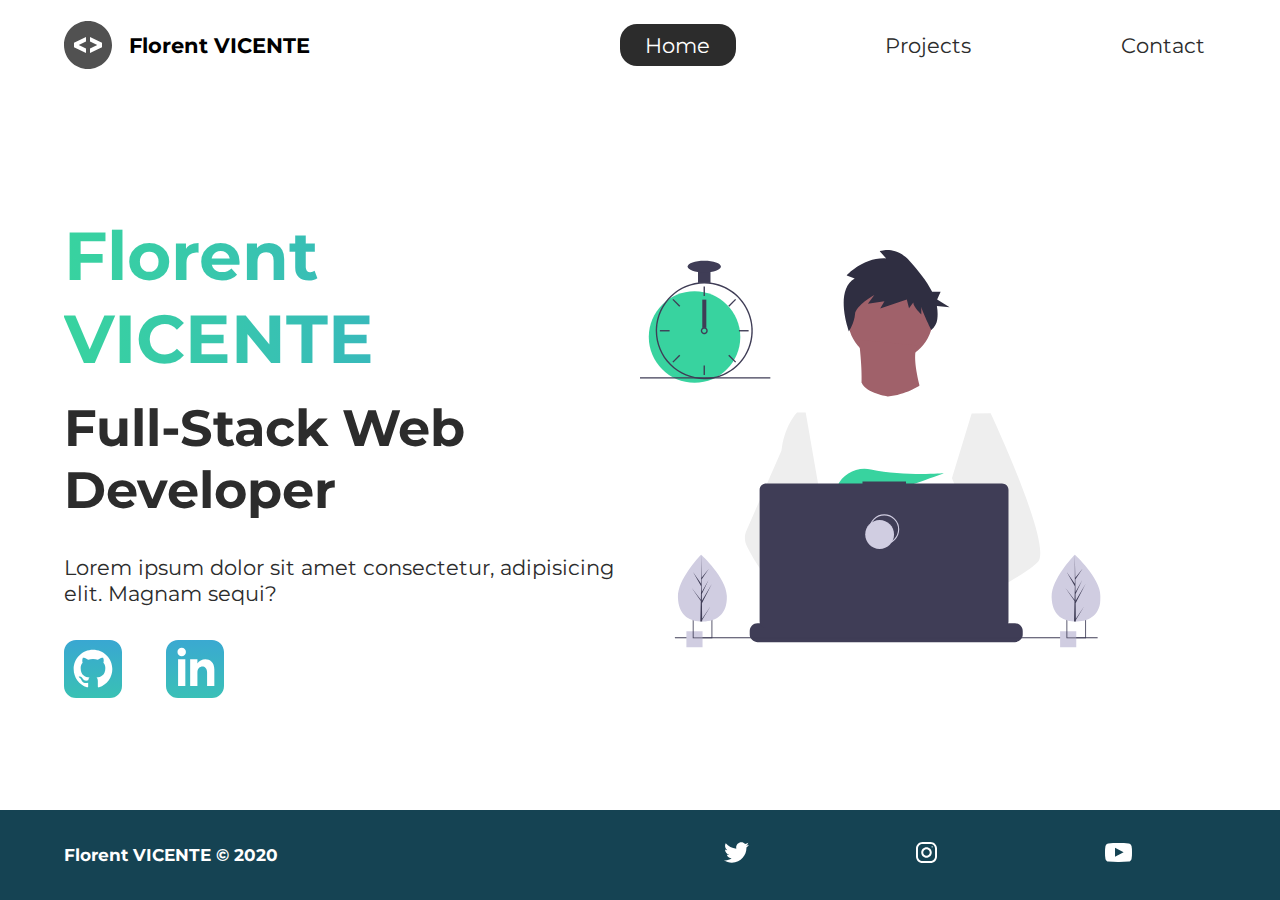
<file: index.html>
<!DOCTYPE html>
<html lang="en">

<head>
  <meta charset="UTF-8">
  <meta name="viewport" content="width=device-width, initial-scale=1.0">
  <meta name="description"
    content="Florent VICENTE est un web developper full stack spécialisé en technologies Javascript comme React et NodeJs ">
  <meta name="robots" content="index, follow">
  <link href="https://fonts.googleapis.com/css2?family=Montserrat:wght@400;500&display=swap" rel="stylesheet">
  <link rel="stylesheet" href="styles/style.css">
  <title>Florent VICENTE | Web Developper</title>
</head>

<body>
  <header class="main-head">
    <nav>
      <div class="logo">
        <img src="icons/code.svg" alt="logo">
        <h1>Florent VICENTE</h1>
      </div>
      <ul>
        <li><a class="active" href="/">Home</a></li>
        <li><a href="./projects/">Projects</a></li>
        <li><a href="./contact/">Contact</a></li>
      </ul>
    </nav>
  </header>

  <section class="intro">
    <div class="intro-text">
      <h2>Florent VICENTE</h2>
      <h3>Full-Stack Web <br> Developer</h3>
      <p>Lorem ipsum dolor sit amet consectetur, adipisicing elit. Magnam sequi?</p>
      <div class="intro-social">
        <a href="#"><img src="icons/github.svg" alt="github-social-link"></a>
        <a href="#"><img src="icons/linked-in.svg" alt="linkedin-social-link"></a>
      </div>
    </div>
    <div class="intro-images">
      <svg width="799" height="690" viewBox="0 0 799 690" fill="none" xmlns="http://www.w3.org/2000/svg">
        <g id="undraw_dev_productivity_umsq (1) 1" clip-path="url(#clip0)">
          <path id="Vector"
            d="M516.92 624.636C516.92 624.636 512.16 626.266 504.42 628.576C487.31 633.706 455.65 642.216 428.82 643.916C405.72 645.396 386.2 641.836 382.63 626.766C381.1 620.286 383.27 614.956 388 610.576C402.12 597.486 439 592.796 468.25 591.186C476.51 590.736 484.15 590.526 490.51 590.446C501.31 590.306 508.39 590.526 508.39 590.526L508.56 591.186L516.92 624.636Z"
            fill="#A0616A" />
          <path id="Vector_2"
            d="M436.99 672.586C418.61 695.346 342.73 647.666 316.19 629.886C310.41 626.016 306.97 623.566 306.97 623.566L331.25 591.186L338.94 580.936C338.94 580.936 345.82 584.586 355.99 590.526C356.36 590.746 356.73 590.966 357.11 591.186C365.88 596.336 376.89 603.066 388 610.576C403.33 620.946 418.83 632.776 428.82 643.916C438.59 654.806 443.08 665.036 436.99 672.586Z"
            fill="#A0616A" />
          <g id="me">
            <path id="Vector_3"
              d="M434.672 191.952C475.283 191.607 507.926 158.406 507.582 117.795C507.237 77.1832 474.036 44.5403 433.425 44.8847C392.813 45.2291 360.17 78.4303 360.515 119.042C360.859 159.653 394.06 192.296 434.672 191.952Z"
              fill="#A0616A" />
            <path id="Vector_4"
              d="M379.477 155.65C379.477 155.65 394.216 259.972 373.002 271.875C351.787 283.779 499.929 283.588 499.929 283.588C499.929 283.588 466.124 193.284 480.809 165.449L379.477 155.65Z"
              fill="#A0616A" />
            <path id="Vector_5"
              d="M608.101 283.199L596.257 339.402L571.214 458.308L570.49 464.815L562.138 540.138L556.582 590.177L552.857 623.79C528.584 636.526 510.988 645.326 510.988 645.326C510.988 645.326 509.404 637.719 506.871 627.99C489.805 633.265 458.218 642.043 431.404 643.97C441.266 654.777 445.842 664.969 439.817 672.57C421.63 695.485 345.349 648.45 318.659 630.896C318.077 635.158 317.879 639.464 318.068 643.762L297.626 628.314L299.331 592.359L302.206 531.522L305.819 455.229C304.448 451.975 303.294 448.634 302.364 445.228C295.956 423.161 288.032 379.057 281.928 342.067C277.016 312.298 273.302 287.138 272.517 281.785C272.411 281.086 272.358 280.726 272.358 280.726L384.363 230.094C392.509 248.556 429.865 253.809 429.865 253.809C460.756 251.417 484.847 234.913 484.847 234.913L608.101 283.199Z"
              fill="white" />
            <path id="Vector_6"
              d="M372.285 49.3811L358.49 43.9934C358.49 43.9934 386.969 12.1 426.99 14.513L415.635 2.22366C415.635 2.22366 443.04 -9.01799 468.283 19.6674C481.553 34.7467 496.908 52.4737 506.557 72.5077L521.281 72.3829L515.251 85.9663L536.874 99.3152L514.777 97.0719C516.155 104.471 516.421 112.034 515.566 119.511C514.683 126.991 510.928 133.835 505.094 138.598V138.598C505.094 138.598 487.743 103.449 487.696 97.9443L487.813 111.705C487.813 111.705 473.959 99.4371 473.889 91.1807L466.471 100.877L462.593 85.7717L416.475 101.301L423.87 88.8526L395.157 93.2246L406.278 77.9923C406.278 77.9923 373.932 96.1568 372.811 111.304C371.689 126.452 362.299 140.875 362.299 140.875C362.299 140.875 336.213 70.3294 372.285 49.3811Z"
              fill="#2F2E41" />
            <path id="Vector_7"
              d="M690.215 540.422C682.794 548.605 664.338 560.992 641.951 574.422C633.623 579.413 624.757 584.559 615.71 589.676C594.122 601.889 571.514 614.001 552.857 623.79C528.584 636.526 510.988 645.326 510.988 645.326C510.988 645.326 509.403 637.719 506.871 627.99C503.48 614.968 498.397 598.141 493.184 590.715C493.002 590.456 492.82 590.218 492.638 589.979C491.121 588.022 489.601 586.885 488.112 586.897L562.138 540.138L594.127 519.926L570.489 464.814L540.842 395.683L557.908 339.727L575.062 283.479L608.101 283.199C608.101 283.199 619.243 306.985 633.514 340.166C635.647 345.128 637.851 350.299 640.096 355.64C669.469 425.394 706.176 522.836 690.215 540.422Z"
              fill="#EEEEEE" />
            <path id="Vector_8"
              d="M358.123 591.2C355.41 591.212 352.702 591.456 350.029 591.928C327.074 596.073 320.47 616.94 318.659 630.896C318.077 635.158 317.879 639.464 318.068 643.761L297.626 628.314L290.178 622.687C272.316 616.628 256.353 605.733 242.483 592.84C230.449 581.456 219.634 568.849 210.213 555.223C200.831 541.793 192.448 527.692 185.134 513.034C183.094 508.943 181.977 504.454 181.864 499.884C181.751 495.314 182.644 490.775 184.48 486.588L209.154 430.327L245.218 348.098C245.471 346.146 245.752 344.237 246.059 342.371C252.995 300.511 272.367 281.786 272.367 281.786L287.286 281.659L297.778 341.932L310.813 416.815L302.364 445.227L282.839 510.845L302.205 531.522L358.123 591.2Z"
              fill="#EEEEEE" />
          </g>
          <path id="Vector_9"
            d="M372.877 415.806L385.631 430.686C390.37 429.783 395.319 428.721 400.416 427.529L396.752 415.806L405.71 426.256C459.707 412.975 526.637 387.155 526.637 387.155C526.637 387.155 454.379 392.453 400.428 380.666C376.558 375.451 351.998 387.284 342.202 409.668C336.508 422.679 337.403 433.951 357.596 433.951C364.419 433.835 371.223 433.195 377.949 432.037L372.877 415.806Z"
            fill="#38D39F" />
          <path id="Vector_10"
            d="M663.65 660.386V666.456C663.654 668.122 663.345 669.774 662.74 671.326C662.472 672.018 662.147 672.687 661.77 673.326C660.578 675.326 658.887 676.983 656.862 678.133C654.838 679.283 652.549 679.887 650.22 679.886H203.67C201.342 679.887 199.053 679.283 197.028 678.133C195.003 676.983 193.312 675.326 192.12 673.326C191.743 672.687 191.419 672.018 191.15 671.326C190.546 669.774 190.237 668.122 190.24 666.456V660.386C190.24 658.622 190.587 656.876 191.262 655.246C191.936 653.616 192.926 652.136 194.173 650.888C195.42 649.641 196.901 648.652 198.53 647.977C200.16 647.302 201.906 646.955 203.67 646.956H229.41V644.126C229.41 644.052 229.425 643.979 229.453 643.911C229.481 643.843 229.522 643.782 229.574 643.73C229.626 643.678 229.688 643.636 229.756 643.608C229.824 643.58 229.897 643.566 229.97 643.566H243.4C243.474 643.566 243.547 643.58 243.615 643.608C243.683 643.636 243.745 643.678 243.797 643.73C243.849 643.782 243.89 643.843 243.918 643.911C243.946 643.979 243.96 644.052 243.96 644.126V646.956H252.35V644.126C252.35 644.052 252.365 643.979 252.393 643.911C252.421 643.843 252.462 643.782 252.514 643.73C252.566 643.678 252.628 643.636 252.696 643.608C252.764 643.58 252.837 643.566 252.91 643.566H266.34C266.414 643.566 266.487 643.58 266.555 643.608C266.623 643.636 266.684 643.678 266.736 643.73C266.789 643.782 266.83 643.843 266.858 643.911C266.886 643.979 266.9 644.052 266.9 644.126V646.956H275.3V644.126C275.3 644.052 275.315 643.979 275.343 643.911C275.371 643.843 275.412 643.782 275.464 643.73C275.516 643.678 275.578 643.636 275.646 643.608C275.714 643.58 275.787 643.566 275.86 643.566H289.29C289.364 643.566 289.437 643.58 289.505 643.608C289.573 643.636 289.634 643.678 289.686 643.73C289.739 643.782 289.78 643.843 289.808 643.911C289.836 643.979 289.85 644.052 289.85 644.126V646.956H298.24V644.126C298.24 644.052 298.255 643.979 298.283 643.911C298.311 643.843 298.352 643.782 298.404 643.73C298.456 643.678 298.518 643.636 298.586 643.608C298.654 643.58 298.727 643.566 298.8 643.566H312.23C312.304 643.566 312.377 643.58 312.445 643.608C312.513 643.636 312.574 643.678 312.626 643.73C312.678 643.782 312.72 643.843 312.748 643.911C312.776 643.979 312.79 644.052 312.79 644.126V646.956H321.18V644.126C321.18 644.052 321.194 643.979 321.223 643.911C321.251 643.843 321.292 643.782 321.344 643.73C321.396 643.678 321.458 643.636 321.526 643.608C321.594 643.58 321.667 643.566 321.74 643.566H335.17C335.244 643.566 335.317 643.58 335.385 643.608C335.453 643.636 335.514 643.678 335.566 643.73C335.618 643.782 335.66 643.843 335.688 643.911C335.716 643.979 335.73 644.052 335.73 644.126V646.956H344.13V644.126C344.13 644.052 344.145 643.979 344.173 643.911C344.201 643.843 344.242 643.782 344.294 643.73C344.346 643.678 344.408 643.636 344.476 643.608C344.544 643.58 344.617 643.566 344.69 643.566H358.12C358.194 643.566 358.267 643.58 358.335 643.608C358.403 643.636 358.464 643.678 358.516 643.73C358.569 643.782 358.61 643.843 358.638 643.911C358.666 643.979 358.68 644.052 358.68 644.126V646.956H367.07V644.126C367.07 644.052 367.085 643.979 367.113 643.911C367.141 643.843 367.182 643.782 367.234 643.73C367.286 643.678 367.348 643.636 367.416 643.608C367.484 643.58 367.557 643.566 367.63 643.566H472.83C472.904 643.566 472.977 643.58 473.045 643.608C473.113 643.636 473.174 643.678 473.227 643.73C473.279 643.782 473.32 643.843 473.348 643.911C473.376 643.979 473.39 644.052 473.39 644.126V646.956H481.79V644.126C481.79 644.052 481.804 643.979 481.833 643.911C481.861 643.843 481.902 643.782 481.954 643.73C482.006 643.678 482.068 643.636 482.136 643.608C482.204 643.58 482.277 643.566 482.35 643.566H495.78C495.928 643.567 496.07 643.627 496.175 643.732C496.279 643.836 496.339 643.978 496.34 644.126V646.956H504.73V644.126C504.73 644.052 504.745 643.979 504.773 643.911C504.801 643.843 504.842 643.782 504.894 643.73C504.946 643.678 505.008 643.636 505.076 643.608C505.144 643.58 505.217 643.566 505.29 643.566H518.72C518.794 643.566 518.867 643.58 518.935 643.608C519.003 643.636 519.065 643.678 519.117 643.73C519.169 643.782 519.21 643.843 519.238 643.911C519.266 643.979 519.28 644.052 519.28 644.126V646.956H527.67V644.126C527.67 644.052 527.685 643.979 527.713 643.911C527.741 643.843 527.782 643.782 527.834 643.73C527.886 643.678 527.948 643.636 528.016 643.608C528.084 643.58 528.157 643.566 528.23 643.566H541.66C541.734 643.566 541.807 643.58 541.875 643.608C541.943 643.636 542.005 643.678 542.057 643.73C542.109 643.782 542.15 643.843 542.178 643.911C542.206 643.979 542.22 644.052 542.22 644.126V646.956H550.62V644.126C550.62 644.052 550.635 643.979 550.663 643.911C550.691 643.843 550.732 643.782 550.784 643.73C550.836 643.678 550.898 643.636 550.966 643.608C551.034 643.58 551.107 643.566 551.18 643.566H564.61C564.757 643.568 564.898 643.628 565.001 643.733C565.104 643.837 565.161 643.979 565.16 644.126V646.956H573.56V644.126C573.56 644.052 573.575 643.979 573.603 643.911C573.631 643.843 573.672 643.782 573.724 643.73C573.776 643.678 573.838 643.636 573.906 643.608C573.974 643.58 574.047 643.566 574.12 643.566H587.55C587.624 643.566 587.697 643.58 587.765 643.608C587.833 643.636 587.895 643.678 587.947 643.73C587.999 643.782 588.04 643.843 588.068 643.911C588.096 643.979 588.11 644.052 588.11 644.126V646.956H596.5V644.126C596.5 644.052 596.515 643.979 596.543 643.911C596.571 643.843 596.612 643.782 596.664 643.73C596.716 643.678 596.778 643.636 596.846 643.608C596.914 643.58 596.987 643.566 597.06 643.566H610.49C610.564 643.566 610.637 643.58 610.705 643.608C610.773 643.636 610.835 643.678 610.887 643.73C610.939 643.782 610.98 643.843 611.008 643.911C611.036 643.979 611.05 644.052 611.05 644.126V646.956H650.22C651.984 646.955 653.731 647.302 655.36 647.977C656.99 648.652 658.471 649.641 659.718 650.888C660.965 652.136 661.954 653.616 662.629 655.246C663.304 656.876 663.651 658.622 663.65 660.386Z"
            fill="#3F3D56" />
          <path id="Vector_11" d="M793.5 671.326H60.5V673.326H793.5V671.326Z" fill="#3F3D56" />
          <path id="Vector_12"
            d="M627.694 404.757H461.251V401.326H385.78V404.757H218.651C215.665 404.757 212.801 405.943 210.69 408.054C208.578 410.166 207.392 413.029 207.392 416.015V643.927C207.392 646.913 208.578 649.776 210.69 651.888C212.801 653.999 215.665 655.185 218.651 655.185H627.694C630.68 655.185 633.544 653.999 635.655 651.888C637.767 649.776 638.953 646.913 638.953 643.927V416.015C638.953 414.537 638.662 413.073 638.096 411.707C637.53 410.341 636.701 409.1 635.655 408.054C634.61 407.009 633.369 406.18 632.003 405.614C630.637 405.048 629.173 404.757 627.694 404.757Z"
            fill="#3F3D56" />
          <path id="Vector_13"
            d="M423.5 509.326C437.307 509.326 448.5 498.133 448.5 484.326C448.5 470.519 437.307 459.326 423.5 459.326C409.693 459.326 398.5 470.519 398.5 484.326C398.5 498.133 409.693 509.326 423.5 509.326Z"
            stroke="#D0CDE1" stroke-width="2" stroke-miterlimit="10" />
          <path id="Vector_14"
            d="M415.5 518.326C429.307 518.326 440.5 507.133 440.5 493.326C440.5 479.519 429.307 468.326 415.5 468.326C401.693 468.326 390.5 479.519 390.5 493.326C390.5 507.133 401.693 518.326 415.5 518.326Z"
            fill="#D0CDE1" />
          <path id="Vector_15" d="M108.446 661.223H80.4463V689.223H108.446V661.223Z" fill="#D0CDE1" />
          <path id="Vector_16"
            d="M91.4502 639.223V673.223H125.45V639.223H91.4502ZM123.97 671.743H92.9202V640.703H123.97V671.743Z"
            fill="#3F3D56" />
          <path id="Vector_17" d="M756.446 661.223H728.446V689.223H756.446V661.223Z" fill="#D0CDE1" />
          <path id="Vector_18"
            d="M739.45 639.223V673.223H773.45V639.223H739.45ZM771.97 671.743H740.92V640.703H771.97V671.743Z"
            fill="#3F3D56" />
          <path id="Vector_19"
            d="M94.5802 230.113C138.399 230.113 173.921 194.592 173.921 150.773C173.921 106.955 138.399 71.4326 94.5802 71.4326C50.7617 71.4326 15.2397 106.955 15.2397 150.773C15.2397 194.592 50.7617 230.113 94.5802 230.113Z"
            fill="#38D39F" />
          <path id="Vector_20"
            d="M122.229 56.4899C115.045 55.5763 107.774 55.5763 100.59 56.4899C84.586 58.5913 69.5203 65.2398 57.181 75.6465C44.8417 86.0532 35.7467 99.7813 30.9754 115.202C28.8053 122.229 27.5764 129.514 27.3208 136.864C27.2848 137.886 27.2607 138.92 27.2607 139.954C27.283 162.264 36.1559 183.655 51.932 199.431C67.7082 215.207 89.0989 224.08 111.41 224.103C113.201 224.103 114.992 224.042 116.759 223.934C120.907 223.674 125.03 223.103 129.093 222.227C148.495 218.055 165.798 207.161 177.947 191.468C190.095 175.776 196.308 156.295 195.487 136.467C194.665 116.638 186.863 97.738 173.459 83.1039C160.054 68.4698 141.909 59.0435 122.229 56.4899H122.229ZM137.748 217.347H137.736C130.959 219.659 123.905 221.062 116.759 221.518C114.992 221.638 113.201 221.698 111.41 221.698C89.7377 221.672 68.961 213.051 53.6367 197.727C38.3123 182.402 29.6914 161.626 29.6649 139.954C29.6649 138.92 29.689 137.886 29.725 136.864C30.5514 115.744 39.5156 95.7617 54.7411 81.1008C69.9666 66.44 90.273 58.237 111.41 58.2089C130.776 58.21 149.513 65.0865 164.283 77.6131C179.052 90.1398 188.895 107.503 192.057 126.61C195.219 145.716 191.496 165.325 181.55 181.942C171.604 198.559 156.081 211.106 137.748 217.347H137.748Z"
            fill="#3F3D56" />
          <path id="Vector_21" d="M112.612 63.0176H110.208V79.8474H112.612V63.0176Z" fill="#3F3D56" />
          <path id="Vector_22" d="M57.8578 84.7018L56.1577 86.4019L68.0582 98.3023L69.7582 96.6022L57.8578 84.7018Z"
            fill="#3F3D56" />
          <path id="Vector_23" d="M34.4736 138.751V141.156H51.3034V138.751H34.4736Z" fill="#3F3D56" />
          <path id="Vector_24" d="M56.1578 193.506L57.8579 195.206L69.7584 183.306L68.0583 181.606L56.1578 193.506Z"
            fill="#3F3D56" />
          <path id="Vector_25" d="M153.062 96.6022L154.762 98.3022L166.662 86.4018L164.962 84.7017L153.062 96.6022Z"
            fill="#3F3D56" />
          <path id="Vector_26" d="M171.516 138.751V141.156H188.346V138.751H171.516Z" fill="#3F3D56" />
          <path id="Vector_27" d="M154.762 181.605L153.062 183.305L164.962 195.206L166.662 193.506L154.762 181.605Z"
            fill="#3F3D56" />
          <path id="Vector_28" d="M112.612 200.06H110.208V216.89H112.612V200.06Z" fill="#3F3D56" />
          <path id="Vector_29"
            d="M115.016 135.145C113.976 134.365 112.711 133.943 111.41 133.943C110.11 133.943 108.844 134.365 107.804 135.145C107.091 135.686 106.505 136.375 106.085 137.165C105.552 138.181 105.322 139.329 105.421 140.473C105.52 141.616 105.944 142.707 106.644 143.617C107.343 144.527 108.288 145.218 109.368 145.608C110.447 145.997 111.616 146.07 112.735 145.817C113.855 145.564 114.878 144.996 115.685 144.179C116.492 143.363 117.048 142.333 117.288 141.21C117.528 140.088 117.441 138.92 117.039 137.846C116.636 136.771 115.935 135.834 115.017 135.145H115.016ZM111.41 143.56C110.454 143.557 109.539 143.176 108.863 142.501C108.187 141.825 107.807 140.909 107.804 139.954C107.808 139.224 108.03 138.513 108.441 137.91C108.793 137.4 109.271 136.989 109.828 136.718C110.386 136.446 111.004 136.323 111.623 136.361C112.241 136.398 112.84 136.594 113.361 136.931C113.881 137.267 114.307 137.732 114.595 138.281C114.883 138.83 115.025 139.444 115.007 140.063C114.989 140.683 114.811 141.287 114.491 141.818C114.17 142.349 113.719 142.788 113.179 143.093C112.639 143.398 112.03 143.559 111.41 143.56V143.56Z"
            fill="#3F3D56" />
          <path id="Vector_30" d="M122.229 35.3687H100.591V57.007H122.229V35.3687Z" fill="#3F3D56" />
          <path id="Vector_31"
            d="M111.41 38.9748C127.344 38.9748 140.261 34.4 140.261 28.7567C140.261 23.1134 127.344 18.5386 111.41 18.5386C95.4757 18.5386 82.5586 23.1134 82.5586 28.7567C82.5586 34.4 95.4757 38.9748 111.41 38.9748Z"
            fill="#3F3D56" />
          <path id="clock-arrow" d="M115 86H108V135H115V86Z" fill="#3F3D56" />
          <path id="Vector_32" d="M226 220.44H0V222.844H226V220.44Z" fill="#3F3D56" />
          <g id="plant-left">
            <path id="Vector_33"
              d="M150.594 599.754C151.527 631.704 132.858 643.413 109.43 644.097C108.886 644.113 108.344 644.123 107.805 644.126C106.719 644.135 105.643 644.117 104.577 644.072C83.3891 643.193 66.6172 631.945 65.7495 602.232C64.8515 571.482 103.018 531.529 105.882 528.574L105.887 528.571C105.996 528.458 106.052 528.402 106.052 528.402C106.052 528.402 149.661 567.807 150.594 599.754Z"
              fill="#D0CDE1" />
            <path id="Vector_34"
              d="M107.744 639.255L122.626 617.124L107.774 641.636L107.805 644.126C106.719 644.135 105.643 644.117 104.577 644.072L105.315 612.06L105.295 611.813L105.322 611.766L105.393 608.741L89.0952 585.078L105.374 606.477L105.432 607.116L105.989 582.93L91.9122 558.397L106.029 578.681L105.882 528.574L105.882 528.407L105.887 528.571L106.821 568.062L119.651 552.021L106.863 571.464L107.143 593.098L118.949 571.984L107.187 596.279L107.343 608.308L124.512 578.897L107.395 612.505L107.744 639.255Z"
              fill="#3F3D56" />
          </g>
          <g id="plant-right">
            <path id="Vector_35"
              d="M798.594 599.754C799.527 631.704 780.858 643.413 757.43 644.097C756.886 644.113 756.344 644.123 755.805 644.126C754.719 644.135 753.643 644.117 752.577 644.072C731.389 643.193 714.617 631.945 713.749 602.232C712.851 571.482 751.018 531.529 753.882 528.574L753.887 528.571C753.996 528.458 754.052 528.402 754.052 528.402C754.052 528.402 797.661 567.807 798.594 599.754Z"
              fill="#D0CDE1" />
            <path id="Vector_36"
              d="M755.744 639.255L770.626 617.124L755.774 641.636L755.805 644.126C754.719 644.135 753.643 644.117 752.577 644.072L753.315 612.06L753.295 611.813L753.323 611.766L753.393 608.741L737.095 585.078L753.374 606.477L753.432 607.116L753.989 582.93L739.912 558.397L754.029 578.681L753.882 528.574L753.882 528.407L753.887 528.571L754.821 568.062L767.651 552.021L754.864 571.464L755.143 593.098L766.949 571.984L755.187 596.279L755.343 608.308L772.512 578.897L755.395 612.505L755.744 639.255Z"
              fill="#3F3D56" />
          </g>
        </g>
        <defs>
          <clipPath id="clip0">
            <rect width="798.627" height="689.223" fill="white" />
          </clipPath>
        </defs>
      </svg>
      <img src="img/splash.svg" alt="" class="splash">
    </div>
  </section>

  <footer>
    <h4>Florent VICENTE &copy; 2020</h4>
    <ul>
      <li><a href="#"><img src="/icons/twitter 1.svg" alt="twitter-social"></a></li>
      <li><a href="#"><img src="/icons/instagram 1.svg" alt="instagram-social"></a></li>
      <li><a href="#"><img src="/icons/youtube-symbol 1.svg" alt="youtube-symbol-social"></a></li>
    </ul>
  </footer>
</body>

</html>
</file>
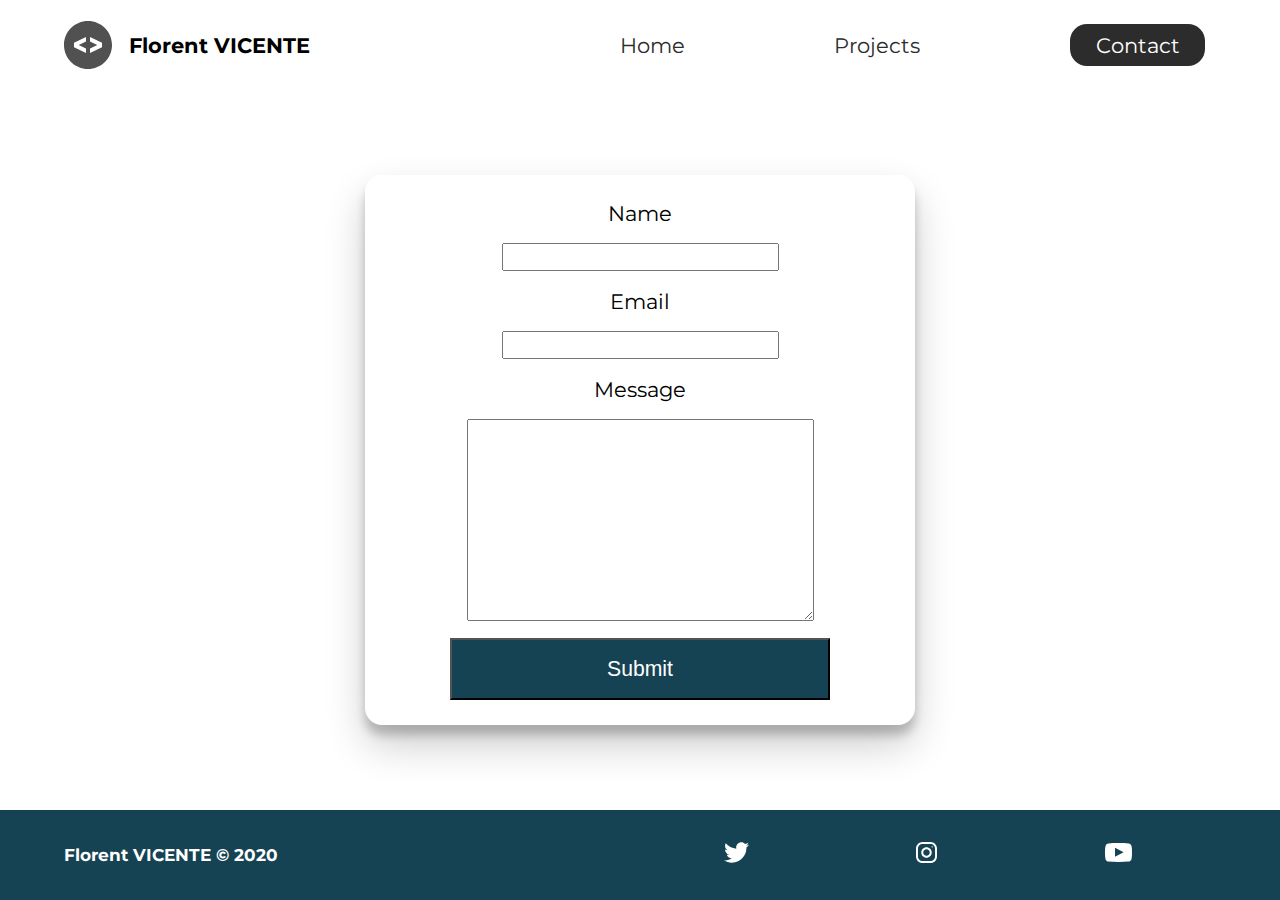
<file: contact/index.html>
<!DOCTYPE html>
<html lang="en">

<head>
  <meta charset="UTF-8">
  <meta name="viewport" content="width=device-width, initial-scale=1.0">
  <meta name="description"
    content="Florent VICENTE est un web developper full stack spécialisé en technologies Javascript comme React et NodeJs ">
  <meta name="robots" content="index, follow">
  <link href="https://fonts.googleapis.com/css2?family=Montserrat:wght@400;500&display=swap" rel="stylesheet">
  <link rel="stylesheet" href="../styles/style.css">
  <title>Florent VICENTE | Web Developper</title>
</head>

<body>
  <header class="main-head">
    <nav>
      <div class="logo">
        <img src="../icons/code.svg" alt="logo">
        <h1>Florent VICENTE</h1>
      </div>
      <ul>
        <li><a href="../index.html">Home</a></li>
        <li><a href="../projects/index.html">Projects</a></li>
        <li><a class="active" href="/contact/">Contact</a></li>
      </ul>
    </nav>
  </header>

  <section class="form-section">
    <form>
      <label for="name">Name</label>
      <input type="text" id="name" name="name" required>
      <label for="email">Email</label>
      <input type="email" id="email" name="email" required>
      <label for="message">Message</label>
      <textarea id="message" name="message" cols="30" rows="10" required></textarea>
      <button type="submit">Submit</button>
    </form>
  </section>
  <footer>
    <h4>Florent VICENTE &copy; 2020</h4>
    <ul>
      <li><a href="#"><img src="/icons/twitter 1.svg" alt="twitter-social"></a></li>
      <li><a href="#"><img src="/icons/instagram 1.svg" alt="instagram-social"></a></li>
      <li><a href="#"><img src="/icons/youtube-symbol 1.svg" alt="youtube-symbol-social"></a></li>
    </ul>
  </footer>
</body>

</html>
</file>
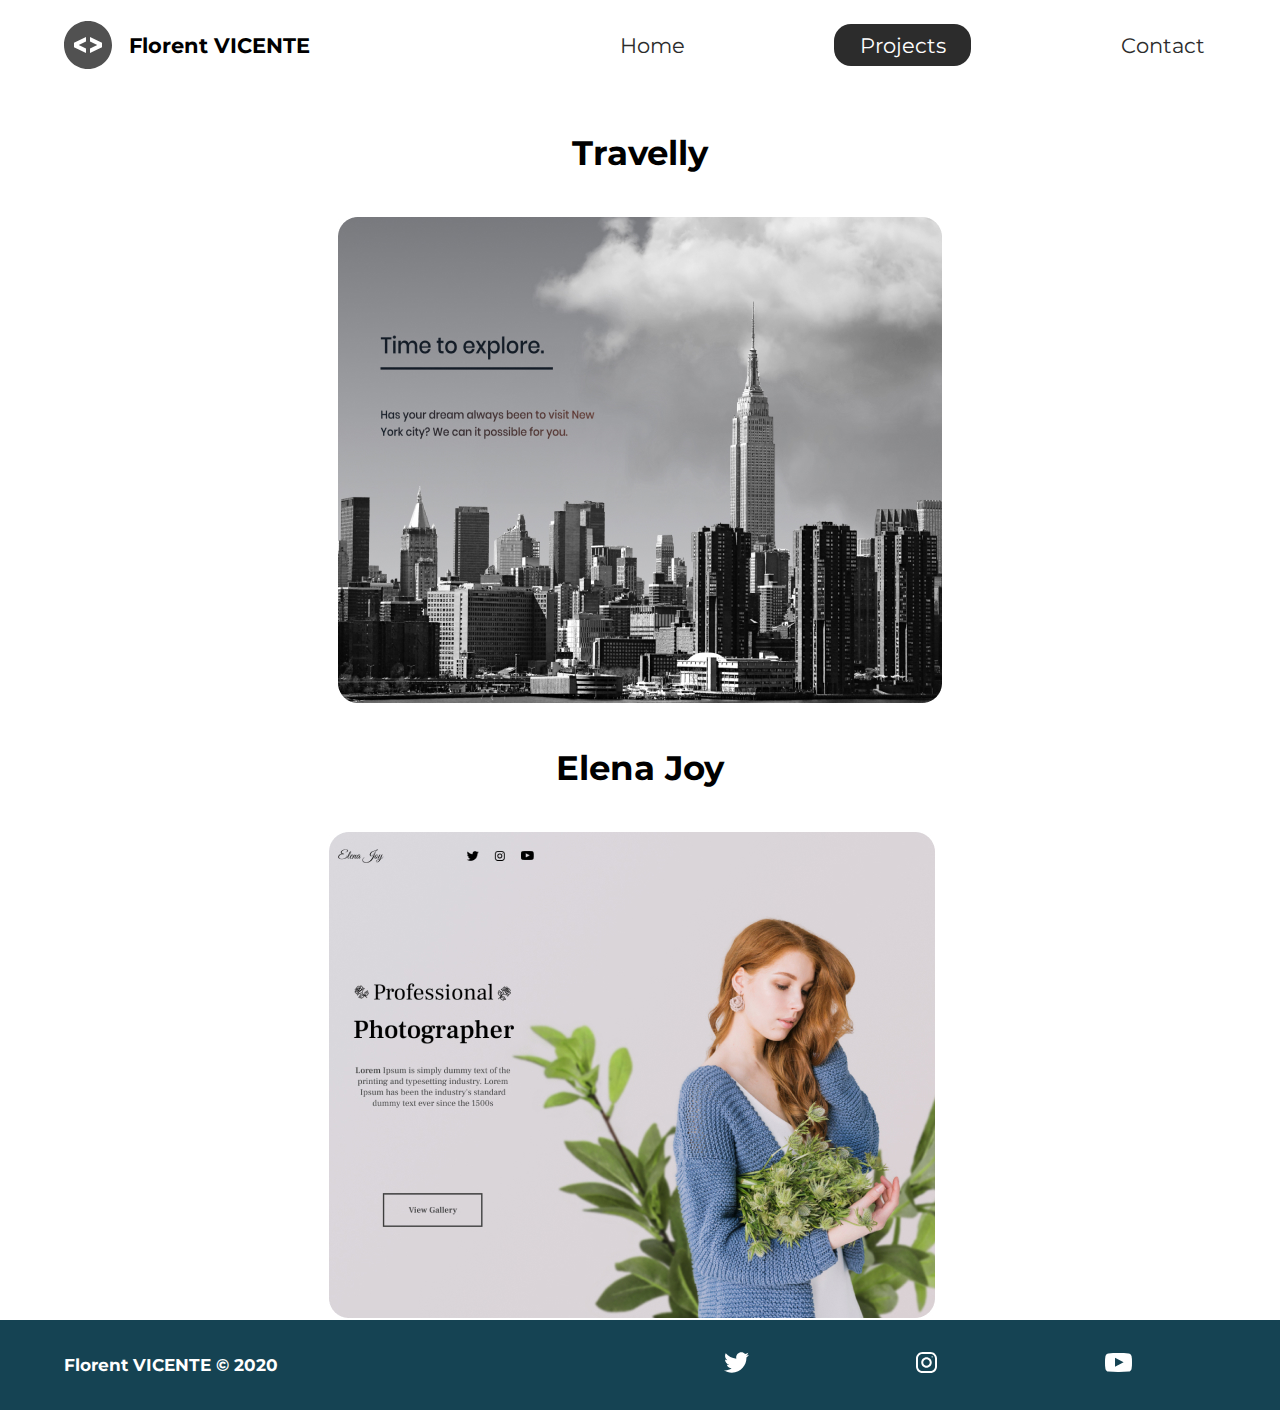
<file: projects/index.html>
<!DOCTYPE html>
<html lang="en">

<head>
  <meta charset="UTF-8">
  <meta name="viewport" content="width=device-width, initial-scale=1.0">
  <meta name="description"
    content="Florent VICENTE est un web developper full stack spécialisé en technologies Javascript comme React et NodeJs ">
  <meta name="robots" content="index, follow">
  <link href="https://fonts.googleapis.com/css2?family=Montserrat:wght@400;500&display=swap" rel="stylesheet">
  <link rel="stylesheet" href="../styles/style.css">
  <title>Florent VICENTE | Web Developper</title>
</head>

<body>
  <header class="main-head">
    <nav>
      <div class="logo">
        <img src="../icons/code.svg" alt="logo">
        <h1>Florent VICENTE</h1>
      </div>
      <ul>
        <li><a href="../index.html">Home</a></li>
        <li><a class="active" href="/projects/">Projects</a></li>
        <li><a href="../contact/index.html">Contact</a></li>
      </ul>
    </nav>
  </header>

  <section class="projects">
    <div class="travelly">
      <h2>Travelly</h2>
      <img src="../img/travelly.jpg" alt="travelly-project">
    </div>

    <div class="elena">
      <h2>Elena Joy</h2>
      <img src="../img/elena-joy.jpg" alt="photography-project">
    </div>
  </section>

  <footer>
    <h4>Florent VICENTE &copy; 2020</h4>
    <ul>
      <li><a href="#"><img src="/icons/twitter 1.svg" alt="twitter-social"></a></li>
      <li><a href="#"><img src="/icons/instagram 1.svg" alt="instagram-social"></a></li>
      <li><a href="#"><img src="/icons/youtube-symbol 1.svg" alt="youtube-symbol-social"></a></li>
    </ul>
  </footer>
</body>

</html>
</file>
<file: styles/style.css>
* {
  margin: 0;
  padding: 0;
  -webkit-box-sizing: border-box;
          box-sizing: border-box;
}

html {
  font-size: 62.5%;
  scroll-behavior: smooth;
}

body {
  font-family: 'Montserrat', sans-serif;
}

li, button, label, input, p, a {
  font-size: 2.5rem;
  list-style: none;
}

h1 {
  font-size: 2.5rem;
}

h2 {
  font-size: 4rem;
}

h3 {
  font-size: 2.5rem;
}

h4, h5 {
  font-size: 2rem;
}

a {
  text-decoration: none;
  color: #2c2c2c;
}

ul {
  list-style: none;
}

.main-head {
  width: 95%;
  margin: 0 0 0 auto;
}

nav {
  display: -webkit-box;
  display: -ms-flexbox;
  display: flex;
  -webkit-box-pack: justify;
      -ms-flex-pack: justify;
          justify-content: space-between;
  -webkit-box-align: center;
      -ms-flex-align: center;
          align-items: center;
  -webkit-box-orient: horizontal;
  -webkit-box-direction: normal;
      -ms-flex-direction: row;
          flex-direction: row;
  min-height: 10vh;
  width: 60%;
  -ms-flex-wrap: wrap;
      flex-wrap: wrap;
}

nav .logo {
  display: -webkit-box;
  display: -ms-flexbox;
  display: flex;
  -webkit-box-pack: start;
      -ms-flex-pack: start;
          justify-content: flex-start;
  -webkit-box-align: center;
      -ms-flex-align: center;
          align-items: center;
  -webkit-box-orient: horizontal;
  -webkit-box-direction: normal;
      -ms-flex-direction: row;
          flex-direction: row;
  -webkit-box-flex: 1;
      -ms-flex: 1 1 10rem;
          flex: 1 1 10rem;
}

nav .logo h1 {
  margin: 2rem;
}

nav ul {
  display: -webkit-box;
  display: -ms-flexbox;
  display: flex;
  -ms-flex-pack: distribute;
      justify-content: space-around;
  -webkit-box-align: center;
      -ms-flex-align: center;
          align-items: center;
  -webkit-box-orient: horizontal;
  -webkit-box-direction: normal;
      -ms-flex-direction: row;
          flex-direction: row;
  -webkit-box-flex: 1;
      -ms-flex: 1 1 40rem;
          flex: 1 1 40rem;
}

.intro {
  min-height: 80vh;
  width: 90%;
  margin: auto;
  -ms-flex-wrap: wrap;
      flex-wrap: wrap;
  display: -webkit-box;
  display: -ms-flexbox;
  display: flex;
  -webkit-box-pack: justify;
      -ms-flex-pack: justify;
          justify-content: space-between;
  -webkit-box-align: center;
      -ms-flex-align: center;
          align-items: center;
  -webkit-box-orient: horizontal;
  -webkit-box-direction: normal;
      -ms-flex-direction: row;
          flex-direction: row;
}

.intro h2 {
  font-size: 8rem;
  padding-top: 2rem;
  background: -webkit-gradient(linear, left top, right top, from(#38d39f), to(#38a4d3));
  background: linear-gradient(left, #38d39f, #38a4d3);
  background-clip: text;
  -webkit-text-fill-color: transparent;
  display: inline-block;
}

.intro h3 {
  font-size: 6rem;
  padding: 2rem 0rem;
  color: #2c2c2c;
}

.intro p {
  padding-top: 2rem;
  color: #2c2c2c;
}

.splash {
  position: absolute;
  top: 0%;
  right: 0%;
  height: 100%;
  z-index: -1;
}

.intro-social {
  margin-top: 4rem;
}

.intro-social a {
  margin-right: 5rem;
}

.active {
  background: #2c2c2c;
  color: white;
  padding: 1rem 3rem;
  border-radius: 2rem;
}

.intro-text, .intro-images {
  -webkit-box-flex: 1;
      -ms-flex: 1 1 40rem;
          flex: 1 1 40rem;
}

#plant-left {
  -webkit-animation: plant 1.5s ease infinite alternate;
          animation: plant 1.5s ease infinite alternate;
}

#plant-right {
  -webkit-animation: plant 1.5s ease infinite alternate 0.5s;
          animation: plant 1.5s ease infinite alternate 0.5s;
}

#me {
  -webkit-animation: me 1.5s ease infinite alternate;
          animation: me 1.5s ease infinite alternate;
  -webkit-transform-origin: bottom;
          transform-origin: bottom;
}

#clock-arrow {
  -webkit-animation: clock 3s infinite linear;
          animation: clock 3s infinite linear;
  transform-box: fill-box;
  -webkit-transform-origin: bottom;
          transform-origin: bottom;
}

@-webkit-keyframes plant {
  from {
    -webkit-transform: translateY(0%);
            transform: translateY(0%);
  }
  to {
    -webkit-transform: translateY(-30%);
            transform: translateY(-30%);
  }
}

@keyframes plant {
  from {
    -webkit-transform: translateY(0%);
            transform: translateY(0%);
  }
  to {
    -webkit-transform: translateY(-30%);
            transform: translateY(-30%);
  }
}

@-webkit-keyframes me {
  from {
    -webkit-transform: rotateZ(-5deg);
            transform: rotateZ(-5deg);
  }
  to {
    -webkit-transform: rotateZ(5deg);
            transform: rotateZ(5deg);
  }
}

@keyframes me {
  from {
    -webkit-transform: rotateZ(-5deg);
            transform: rotateZ(-5deg);
  }
  to {
    -webkit-transform: rotateZ(5deg);
            transform: rotateZ(5deg);
  }
}

@-webkit-keyframes clock {
  from {
    -webkit-transform: rotateZ(0deg);
            transform: rotateZ(0deg);
  }
  to {
    -webkit-transform: rotateZ(360deg);
            transform: rotateZ(360deg);
  }
}

@keyframes clock {
  from {
    -webkit-transform: rotateZ(0deg);
            transform: rotateZ(0deg);
  }
  to {
    -webkit-transform: rotateZ(360deg);
            transform: rotateZ(360deg);
  }
}

.projects {
  width: 90%;
  margin: auto;
  min-height: 80vh;
  display: -webkit-box;
  display: -ms-flexbox;
  display: flex;
  -webkit-box-pack: justify;
      -ms-flex-pack: justify;
          justify-content: space-between;
  -webkit-box-align: center;
      -ms-flex-align: center;
          align-items: center;
  -webkit-box-orient: horizontal;
  -webkit-box-direction: normal;
      -ms-flex-direction: row;
          flex-direction: row;
  text-align: center;
  -ms-flex-wrap: wrap;
      flex-wrap: wrap;
}

.projects h2 {
  margin: 5rem;
}

.travelly, .elena {
  -webkit-box-flex: 1;
      -ms-flex: 1 1 40rem;
          flex: 1 1 40rem;
}

.form-section {
  min-height: 80vh;
  display: -webkit-box;
  display: -ms-flexbox;
  display: flex;
  -webkit-box-pack: center;
      -ms-flex-pack: center;
          justify-content: center;
  -webkit-box-align: center;
      -ms-flex-align: center;
          align-items: center;
  -webkit-box-orient: horizontal;
  -webkit-box-direction: normal;
      -ms-flex-direction: row;
          flex-direction: row;
}

.form-section form {
  padding: 3rem 10rem;
  -webkit-box-shadow: 0px 10px 10px rgba(0, 0, 0, 0.2), 0px 20px 40px rgba(0, 0, 0, 0.2);
          box-shadow: 0px 10px 10px rgba(0, 0, 0, 0.2), 0px 20px 40px rgba(0, 0, 0, 0.2);
  display: -webkit-box;
  display: -ms-flexbox;
  display: flex;
  -webkit-box-pack: center;
      -ms-flex-pack: center;
          justify-content: center;
  -webkit-box-align: center;
      -ms-flex-align: center;
          align-items: center;
  -webkit-box-orient: vertical;
  -webkit-box-direction: normal;
      -ms-flex-direction: column;
          flex-direction: column;
  border-radius: 2rem;
}

.form-section form input, .form-section form textarea {
  margin: 2rem;
}

.form-section form input:focus, .form-section form textarea:focus {
  outline: 2px solid black;
}

.form-section form textarea {
  font-family: "Montserrat", sans-serif;
  font-size: 2rem;
}

.form-section form button {
  width: 100%;
  padding: 2rem;
  background: #154353;
  color: white;
}

.form-section form button:focus {
  background: #33576b;
}

.form-section form button:hover {
  cursor: pointer;
}

footer {
  background: #154353;
  color: white;
  min-height: 10vh;
  padding: 0% 5%;
  display: -webkit-box;
  display: -ms-flexbox;
  display: flex;
  -webkit-box-pack: start;
      -ms-flex-pack: start;
          justify-content: flex-start;
  -webkit-box-align: center;
      -ms-flex-align: center;
          align-items: center;
  -webkit-box-orient: horizontal;
  -webkit-box-direction: normal;
      -ms-flex-direction: row;
          flex-direction: row;
}

footer ul {
  -webkit-box-flex: 1;
      -ms-flex: 1 1 40rem;
          flex: 1 1 40rem;
  display: -webkit-box;
  display: -ms-flexbox;
  display: flex;
  -ms-flex-pack: distribute;
      justify-content: space-around;
  -webkit-box-align: center;
      -ms-flex-align: center;
          align-items: center;
  -webkit-box-orient: horizontal;
  -webkit-box-direction: normal;
      -ms-flex-direction: row;
          flex-direction: row;
}

footer h4 {
  -webkit-box-flex: 1;
      -ms-flex: 1 1 40rem;
          flex: 1 1 40rem;
}

@media screen and (max-width: 1332px) {
  html {
    font-size: 53%;
  }
  .splash {
    display: none;
  }
  svg {
    width: 80%;
  }
  nav {
    width: 100%;
  }
}

@media screen and (max-width: 754px) {
  html {
    font-size: 45%;
  }
  svg {
    height: 60%;
  }
  .main-head {
    width: 100%;
  }
  nav {
    margin-top: 2rem;
  }
  nav .logo {
    display: -webkit-box;
    display: -ms-flexbox;
    display: flex;
    -webkit-box-pack: center;
        -ms-flex-pack: center;
            justify-content: center;
    -webkit-box-align: center;
        -ms-flex-align: center;
            align-items: center;
    -webkit-box-orient: vertical;
    -webkit-box-direction: normal;
        -ms-flex-direction: column;
            flex-direction: column;
    -webkit-box-flex: 1;
        -ms-flex: 1 1 20rem;
            flex: 1 1 20rem;
  }
  nav ul {
    -webkit-box-flex: 1;
        -ms-flex: 1 1 60rem;
            flex: 1 1 60rem;
    margin: 2rem 0;
  }
  .intro-text {
    margin-top: 5rem;
    text-align: center;
  }
  .intro-images {
    text-align: center;
  }
  .intro-social {
    display: -webkit-box;
    display: -ms-flexbox;
    display: flex;
    -webkit-box-pack: center;
        -ms-flex-pack: center;
            justify-content: center;
    -webkit-box-align: center;
        -ms-flex-align: center;
            align-items: center;
    -webkit-box-orient: horizontal;
    -webkit-box-direction: normal;
        -ms-flex-direction: row;
            flex-direction: row;
  }
  .intro-social a {
    margin: 2rem;
  }
  .elena, .travelly {
    -webkit-box-flex: 1;
        -ms-flex: 1 1 50rem;
            flex: 1 1 50rem;
  }
  .elena img, .travelly img {
    width: 100%;
    height: 100%;
  }
  form {
    width: 100%;
    padding: 0;
  }
}
/*# sourceMappingURL=style.css.map */
</file>
